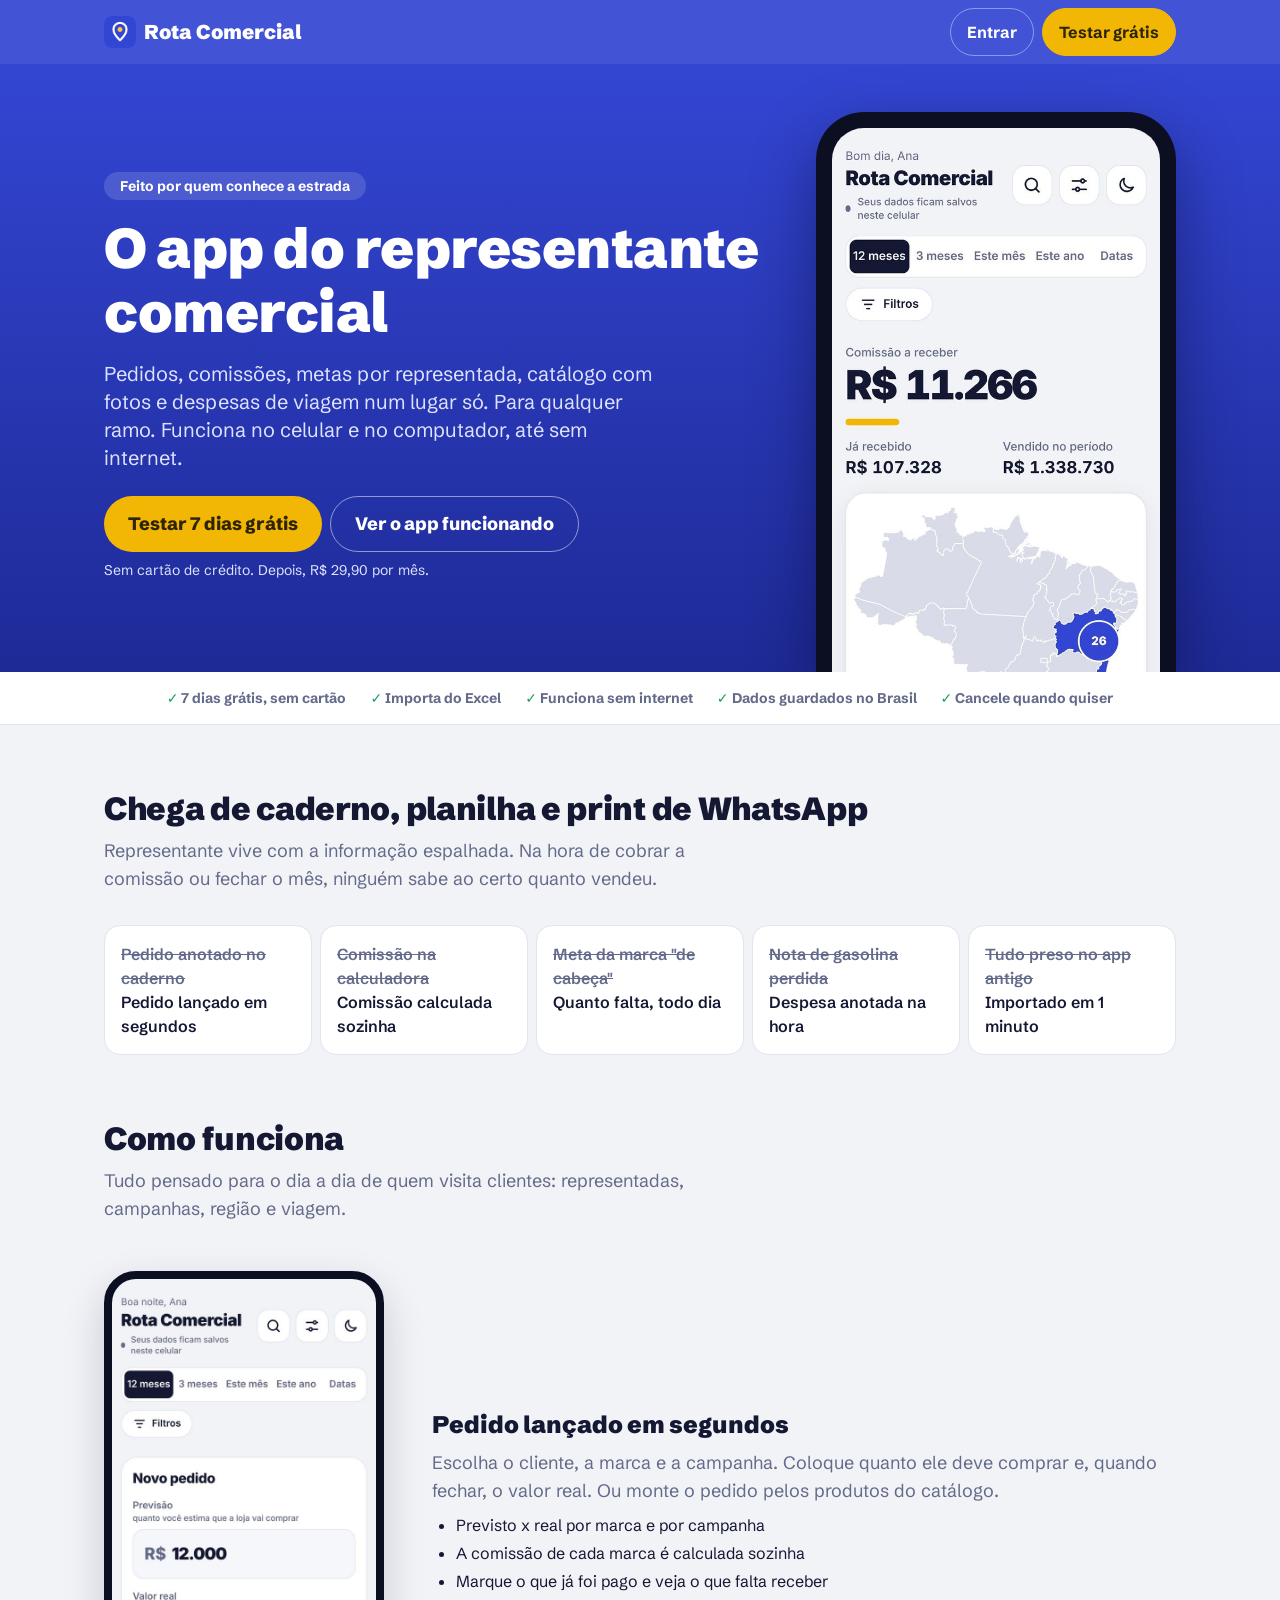
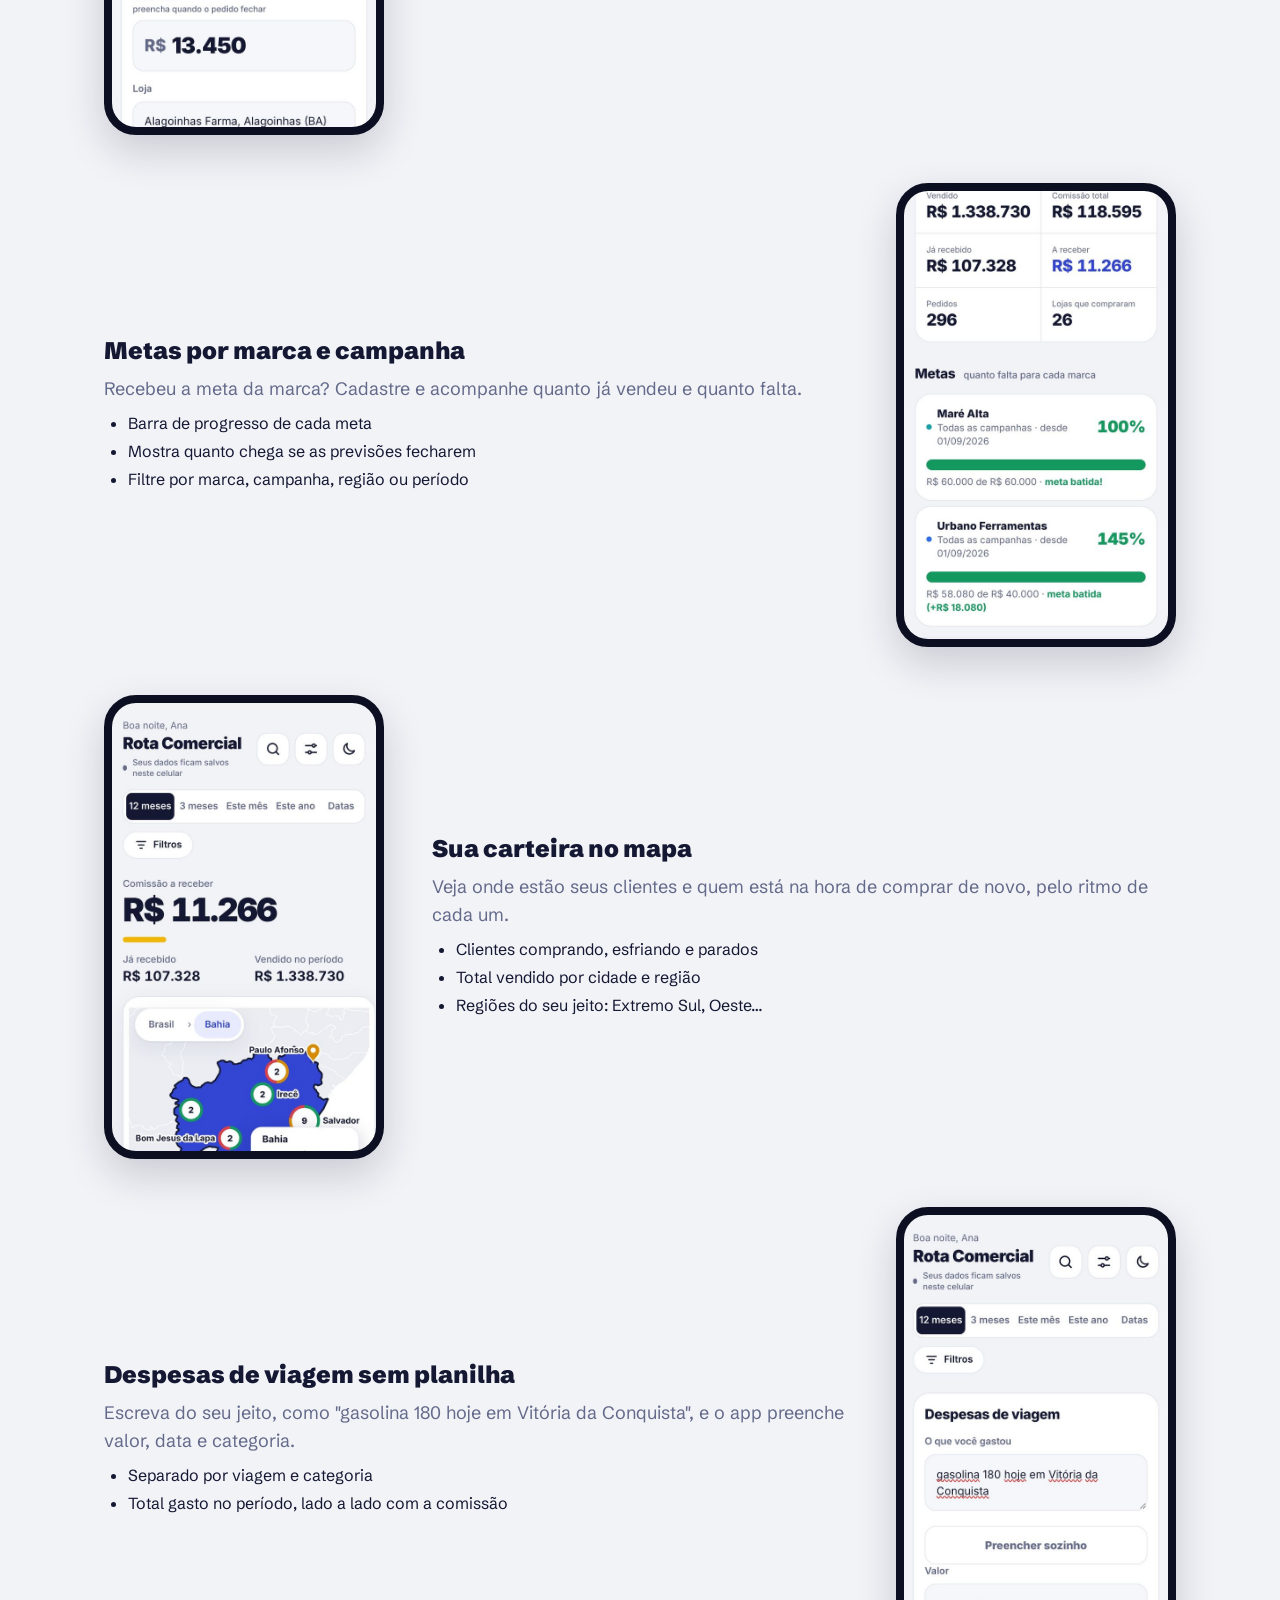
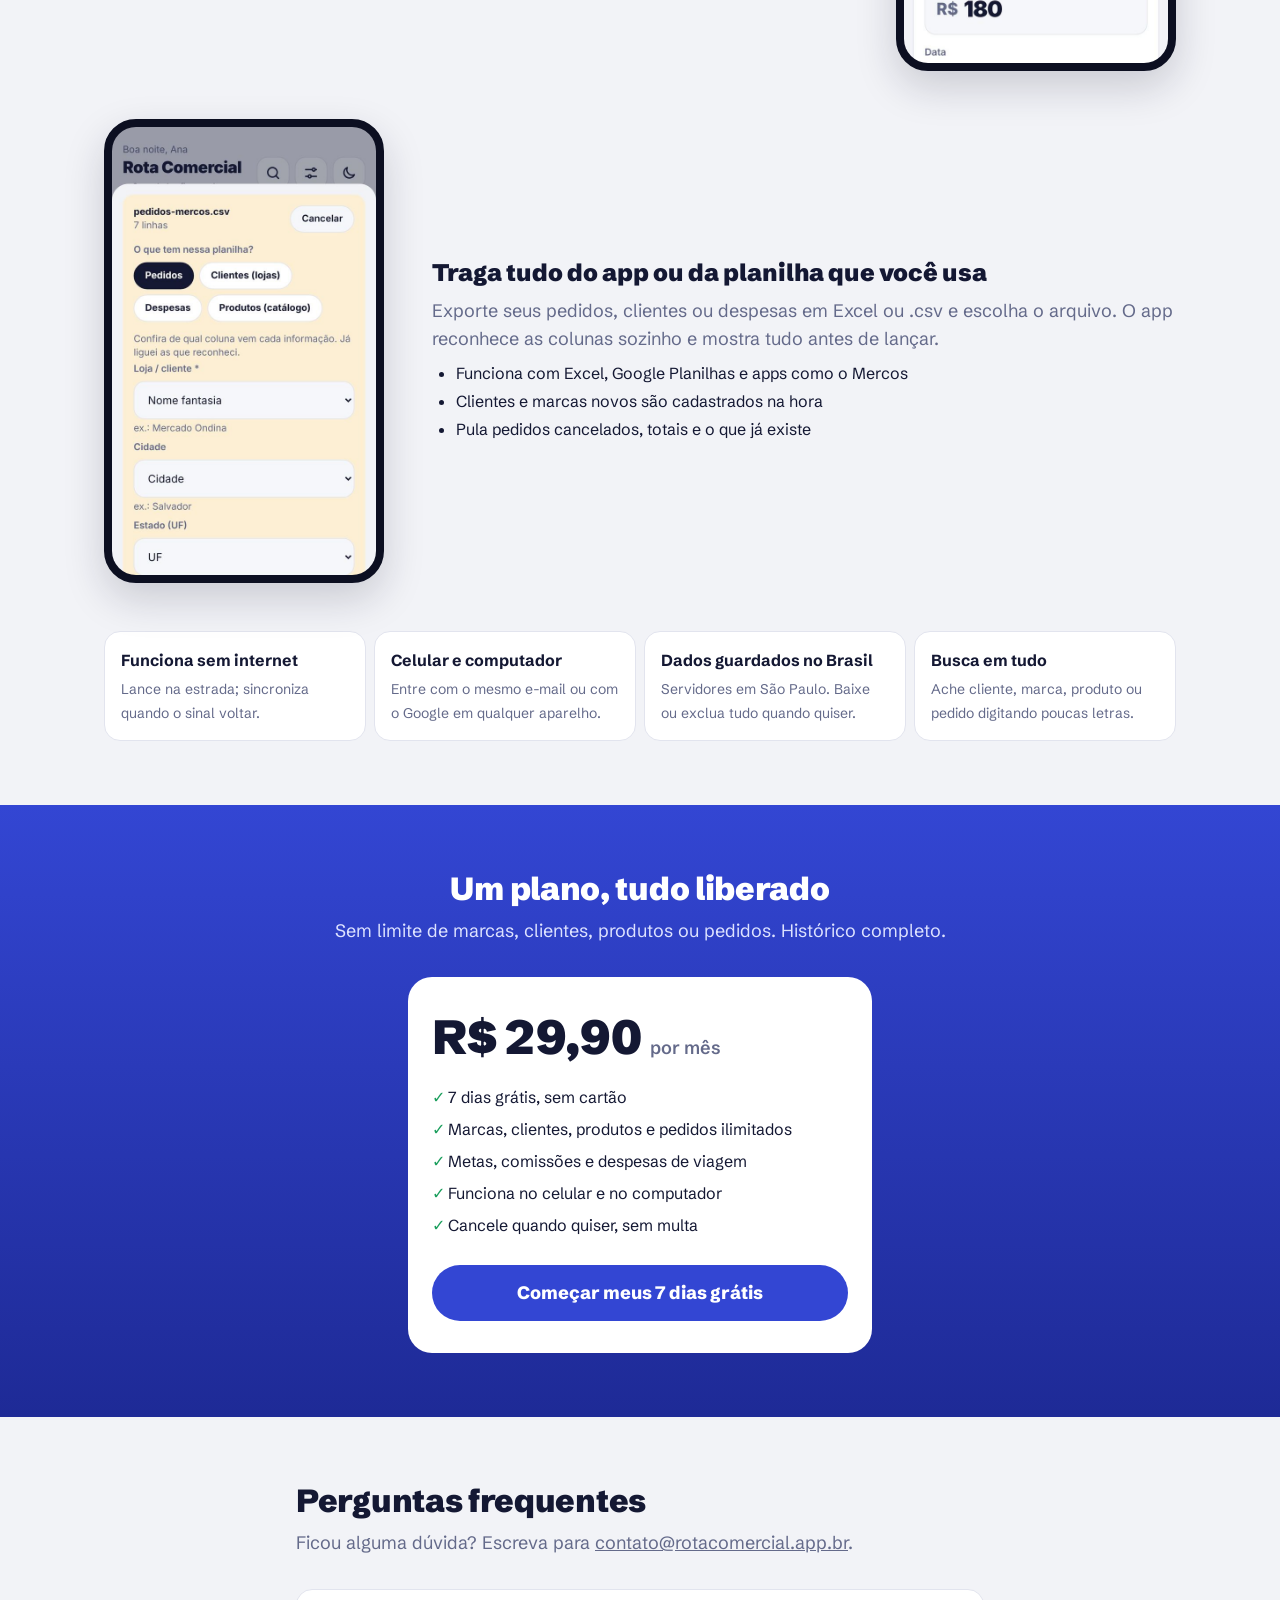
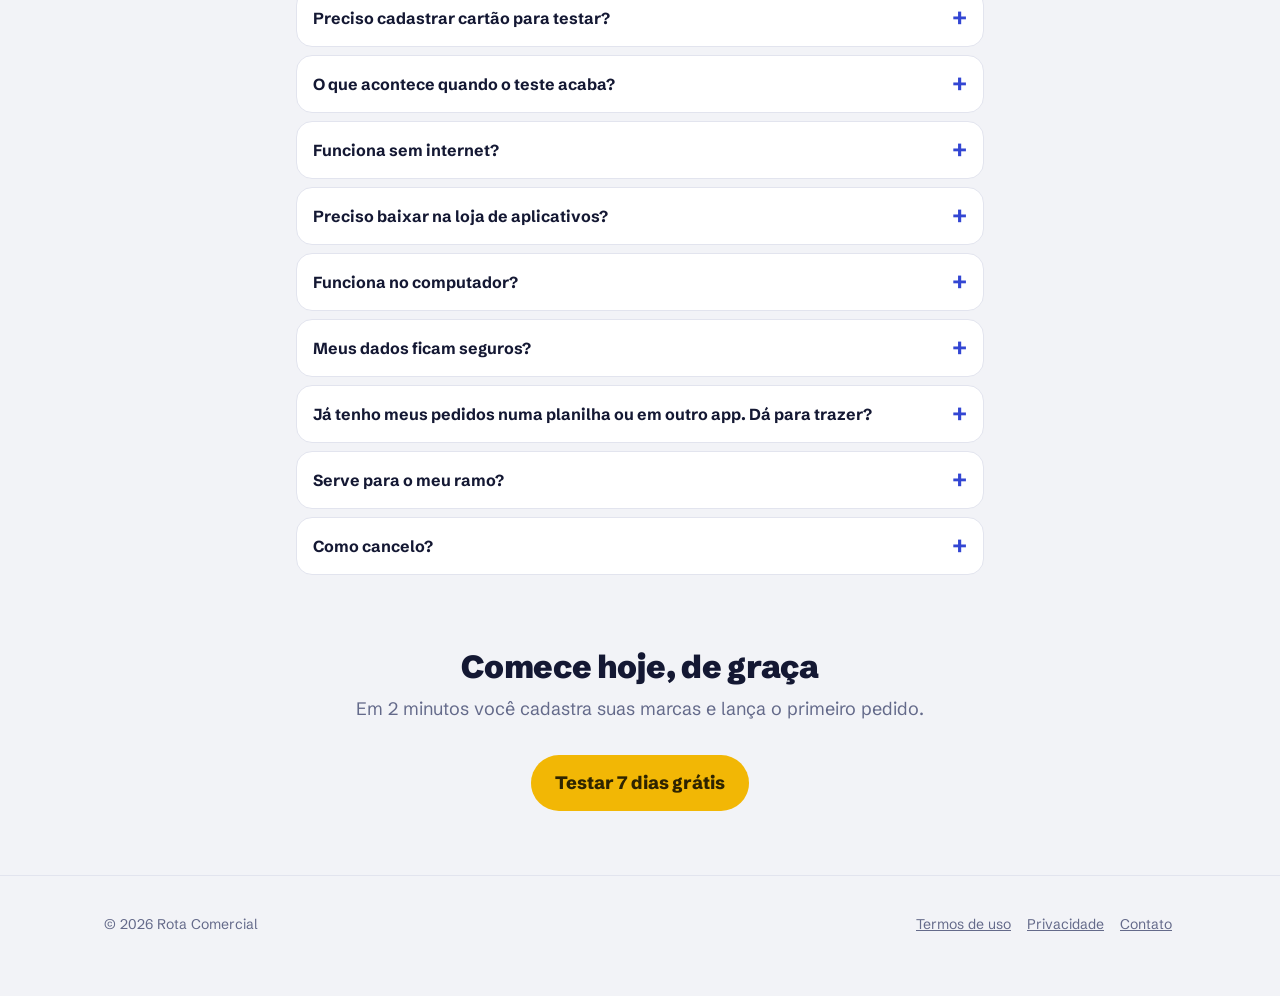
<file: conheca/index.html>
<!DOCTYPE html>
<html lang="pt-BR">
<head>
<meta charset="utf-8">
<meta name="viewport" content="width=device-width,initial-scale=1,viewport-fit=cover">
<title>Rota Comercial · o app do representante comercial</title>
<meta name="description" content="O app do representante comercial de qualquer ramo: pedidos, comissões, metas por marca, catálogo com fotos e despesas de viagem. Teste grátis por 7 dias, sem cartão.">
<meta property="og:title" content="Rota Comercial · o app do representante comercial">
<meta property="og:description" content="Pedidos, comissões, metas, catálogo e despesas de viagem para representantes de qualquer ramo. 7 dias grátis, sem cartão.">
<meta property="og:image" content="https://rotacomercial.app.br/conheca/img/compartilhar.jpg">
<meta property="og:url" content="https://rotacomercial.app.br/conheca/">
<link rel="canonical" href="https://rotacomercial.app.br/conheca/">
<script type="application/ld+json">{"@context": "https://schema.org", "@graph": [{"@type": "Organization", "@id": "https://rotacomercial.app.br/#org", "name": "Rota Comercial", "url": "https://rotacomercial.app.br/", "logo": "https://rotacomercial.app.br/icons/icon-512.png", "email": "contato@rotacomercial.app.br"}, {"@type": "SoftwareApplication", "name": "Rota Comercial", "alternateName": ["Rota Comercial app", "App Rota Comercial"], "url": "https://rotacomercial.app.br/conheca/", "applicationCategory": "BusinessApplication", "operatingSystem": "Web, Android, iOS", "description": "App para representante comercial: pedidos, comissões, metas por marca, catálogo de produtos com fotos, mapa de clientes e despesas de viagem.", "inLanguage": "pt-BR", "publisher": {"@id": "https://rotacomercial.app.br/#org"}, "offers": {"@type": "Offer", "price": "29.90", "priceCurrency": "BRL", "description": "7 dias grátis, depois R$ 29,90 por mês"}}]}</script>
<meta property="og:type" content="website">
<meta property="og:locale" content="pt_BR">
<meta property="og:site_name" content="Rota Comercial">
<meta property="og:image:alt" content="Tela do app Rota Comercial no celular">
<meta name="twitter:card" content="summary_large_image">
<meta name="theme-color" content="#3346D3">
<link rel="icon" type="image/png" sizes="32x32" href="../icons/favicon-32.png">
<link rel="apple-touch-icon" href="../icons/apple-touch-icon.png">
<link rel="preconnect" href="https://fonts.googleapis.com">
<link rel="preconnect" href="https://fonts.gstatic.com" crossorigin>
<link href="https://fonts.googleapis.com/css2?family=Schibsted+Grotesk:wght@400;600;700;800;900&display=swap" rel="stylesheet">
<style>
:root{--azul:#3346D3;--azul2:#1E2A96;--ink:#141833;--muted:#646A8A;--line:#E2E4EE;--bg:#F2F3F7;--soft:#DDE2FF;--amarelo:#F2B705;--amarelo-ink:#2E2400;--ok:#1A9E5C;
  --s1:4px;--s2:8px;--s3:16px;--s4:24px;--s5:32px;--s6:40px;--s7:48px;--s8:64px;--r1:8px;--r2:16px;--r3:24px;--pill:999px}
*{box-sizing:border-box}
@media (prefers-reduced-motion:no-preference){html{scroll-behavior:smooth}}
[id]{scroll-margin-top:80px}
a:focus-visible,button:focus-visible,summary:focus-visible{outline:3px solid var(--amarelo);outline-offset:2px}
.vh{position:absolute;width:1px;height:1px;overflow:hidden;clip:rect(0 0 0 0);white-space:nowrap}
body{margin:0;font-family:'Schibsted Grotesk',system-ui,-apple-system,sans-serif;font-size:16px;line-height:24px;color:var(--ink);background:var(--bg)}
a{color:inherit}
.wrap{max-width:1104px;margin:0 auto;padding:0 var(--s3)}
/* topo */
.topo{position:sticky;top:0;z-index:10;background:rgba(51,70,211,.92);backdrop-filter:blur(8px);-webkit-backdrop-filter:blur(8px);color:#fff}
.topo .wrap{display:flex;align-items:center;justify-content:space-between;min-height:64px}
.marca{display:flex;align-items:center;gap:var(--s2);font-weight:900;font-size:20px;line-height:28px;text-decoration:none}
.marca img{width:32px;height:32px;border-radius:var(--r1)}
.entrar{display:inline-flex;align-items:center;min-height:48px;padding:0 var(--s3);border-radius:var(--pill);font-weight:700;text-decoration:none;border:1px solid rgba(255,255,255,.4)}
.acoes{display:flex;gap:var(--s2)}
.entrar.testar{display:none;background:var(--amarelo);color:var(--amarelo-ink);border-color:var(--amarelo)}
@media (min-width:560px){.entrar.testar{display:inline-flex}}
/* hero */
.hero{background:linear-gradient(180deg,var(--azul),var(--azul2));color:#fff;overflow:hidden}
.hero .wrap{display:grid;gap:var(--s5);padding-top:var(--s7);padding-bottom:0}
.selo{display:inline-block;background:rgba(255,255,255,.14);border-radius:var(--pill);padding:var(--s1) var(--s3);font-size:14px;line-height:20px;font-weight:700;margin:0 0 var(--s3)}
h1{font-size:40px;line-height:48px;font-weight:900;margin:0 0 var(--s3);letter-spacing:-.5px}
.hero p.lead{font-size:20px;line-height:28px;color:var(--soft);margin:0 0 var(--s4);max-width:560px}
.ctas{display:flex;flex-wrap:wrap;gap:var(--s2);align-items:center}
.btn{display:inline-flex;align-items:center;justify-content:center;min-height:56px;padding:0 var(--s4);border-radius:var(--pill);font-weight:800;font-size:18px;line-height:24px;text-decoration:none;border:0;cursor:pointer}
.btn.amarelo{background:var(--amarelo);color:var(--amarelo-ink)}
.btn.vazado{color:#fff;border:1px solid rgba(255,255,255,.5)}
.btn.azul{background:var(--azul);color:#fff}
.miuda{font-size:14px;line-height:20px;color:var(--soft);margin:var(--s2) 0 0}
.celular{justify-self:center;width:280px;background:#0C0F21;border-radius:48px 48px 0 0;padding:16px 16px 0;box-shadow:0 24px 64px rgba(0,0,30,.4)}
.celular{height:480px;overflow:hidden}
.celular img{display:block;width:100%;height:auto;border-radius:32px 32px 0 0}
img{max-width:100%;height:auto}
@media (min-width:880px){
  .hero .wrap{grid-template-columns:1fr 360px;align-items:end;padding-top:var(--s7)}
  .hero .texto{align-self:center;padding-bottom:var(--s5)}
  h1{font-size:56px;line-height:64px}
  .celular{width:360px;height:560px}
}
/* faixa */
.faixa{background:#fff;border-bottom:1px solid var(--line)}
.faixa ul{list-style:none;margin:0;padding:var(--s3) 0;display:flex;flex-wrap:wrap;gap:var(--s2) var(--s4);justify-content:center;font-weight:700;font-size:14px;line-height:20px;color:var(--muted)}
.faixa li::before{content:"✓ ";content:"✓ "/"";color:var(--ok)}
/* seções */
section{padding:var(--s8) 0}
h2{font-size:32px;line-height:40px;font-weight:900;margin:0 0 var(--s2);letter-spacing:-.3px}
.sub{color:var(--muted);font-size:18px;line-height:28px;margin:0 0 var(--s5);max-width:640px}
.dor{display:grid;gap:var(--s2);grid-template-columns:repeat(auto-fit,minmax(200px,1fr));margin-top:var(--s4)}
.dor div{background:#fff;border:1px solid var(--line);border-radius:var(--r2);padding:var(--s3);font-weight:600}
.dor s{color:var(--muted)}
.recurso{display:grid;gap:var(--s4);align-items:center;margin-top:var(--s7)}
.recurso .foto{position:relative;justify-self:center;width:240px;border-radius:32px;border:8px solid #0C0F21;background:#0C0F21;overflow:hidden;box-shadow:0 16px 40px rgba(20,24,51,.18);height:400px}
.recurso .foto img,.recurso .foto video{display:block;width:100%;height:100%;object-fit:cover;object-position:top}
.pausa{position:absolute;right:var(--s2);bottom:var(--s2);width:48px;height:48px;border:0;border-radius:var(--pill);background:rgba(12,15,33,.72);color:#fff;font:700 16px/1 system-ui,sans-serif;cursor:pointer}
.recurso h3{font-size:24px;line-height:32px;font-weight:900;margin:0 0 var(--s2)}
.recurso p{margin:0 0 var(--s2);color:var(--muted);font-size:18px;line-height:28px}
.recurso ul{margin:0;padding-left:var(--s4);color:var(--ink)}
.recurso li{margin-bottom:var(--s1)}
@media (min-width:880px){
  .recurso{grid-template-columns:280px 1fr;gap:var(--s7)}
  .recurso.inv{grid-template-columns:1fr 280px}.recurso.inv .foto{order:2}
  .recurso .foto{width:280px;height:464px}
}
.mais{display:grid;gap:var(--s2);grid-template-columns:repeat(auto-fit,minmax(240px,1fr));margin-top:var(--s7)}
.mais div{background:#fff;border:1px solid var(--line);border-radius:var(--r2);padding:var(--s3)}
.mais b{display:block;margin-bottom:var(--s1)}
.mais span{color:var(--muted);font-size:14px;line-height:20px}
/* preço */
.preco{background:linear-gradient(180deg,var(--azul),var(--azul2));color:#fff;text-align:center}
.preco .sub{color:var(--soft);margin-left:auto;margin-right:auto}
.cartao{background:#fff;color:var(--ink);max-width:464px;margin:0 auto;border-radius:var(--r3);padding:var(--s5) var(--s4);text-align:left}
.valor{font-size:48px;line-height:56px;font-weight:900}
.valor small{font-size:18px;line-height:24px;font-weight:600;color:var(--muted)}
.cartao ul{list-style:none;padding:0;margin:var(--s3) 0 var(--s4)}
.cartao li{padding:var(--s1) 0}
.cartao li::before{content:"✓  ";content:"✓  "/"";color:var(--ok);font-weight:900}
.cartao .btn{width:100%}
/* faq */
details{background:#fff;border:1px solid var(--line);border-radius:var(--r2);margin-bottom:var(--s2)}
summary{cursor:pointer;min-height:56px;display:flex;align-items:center;padding:var(--s2) var(--s3);font-weight:700;list-style:none}
summary::-webkit-details-marker{display:none}
summary::after{content:"+";margin-left:auto;font-size:24px;color:var(--azul);padding-left:var(--s2)}
details[open] summary::after{content:"–"}
details p{margin:0;padding:0 var(--s3) var(--s3);color:var(--muted)}
/* final */
.final{text-align:center}
.final .sub{margin-left:auto;margin-right:auto}
footer{border-top:1px solid var(--line);padding:var(--s4) 0 var(--s7);color:var(--muted);font-size:14px;line-height:20px}
footer .wrap{display:flex;flex-wrap:wrap;gap:var(--s2) var(--s3);justify-content:space-between;align-items:center}
footer nav{display:flex;flex-wrap:wrap;gap:0 var(--s2)}
footer nav a{display:inline-flex;align-items:center;min-height:48px;padding:0 var(--s1)}
</style>
</head>
<body>
<header class="topo"><div class="wrap">
  <a class="marca" href="./"><img src="../icons/icon-192.png" alt="">Rota Comercial</a>
  <nav class="acoes" aria-label="Conta"><a class="entrar" href="../">Entrar</a><a class="entrar testar" href="../?criar=1">Testar grátis</a></nav>
</div></header>

<main>
<div class="hero"><div class="wrap">
  <div class="texto">
    <p class="selo">Feito por quem conhece a estrada</p>
    <h1>O app do representante comercial</h1>
    <p class="lead">Pedidos, comissões, metas por representada, catálogo com fotos e despesas de viagem num lugar só. Para qualquer ramo. Funciona no celular e no computador, até sem internet.</p>
    <div class="ctas">
      <a class="btn amarelo" href="../?criar=1">Testar 7 dias grátis</a>
      <a class="btn vazado" href="../?exemplo=1">Ver o app funcionando</a>
    </div>
    <p class="miuda">Sem cartão de crédito. Depois, R$ 29,90 por mês.</p>
  </div>
  <div class="celular"><img src="img/mapa.jpg" width="600" height="1154" fetchpriority="high" alt="Tela inicial do app com a comissão a receber e o mapa das lojas"></div>
</div></div>

<div class="faixa"><div class="wrap"><ul>
  <li>7 dias grátis, sem cartão</li><li>Importa do Excel</li><li>Funciona sem internet</li><li>Dados guardados no Brasil</li><li>Cancele quando quiser</li>
</ul></div></div>

<section><div class="wrap">
  <h2>Chega de caderno, planilha e print de WhatsApp</h2>
  <p class="sub">Representante vive com a informação espalhada. Na hora de cobrar a comissão ou fechar o mês, ninguém sabe ao certo quanto vendeu.</p>
  <div class="dor">
    <div><s><span class="vh">Antes: </span>Pedido anotado no caderno</s><br><span class="vh">Agora: </span>Pedido lançado em segundos</div>
    <div><s><span class="vh">Antes: </span>Comissão na calculadora</s><br><span class="vh">Agora: </span>Comissão calculada sozinha</div>
    <div><s><span class="vh">Antes: </span>Meta da marca "de cabeça"</s><br><span class="vh">Agora: </span>Quanto falta, todo dia</div>
    <div><s><span class="vh">Antes: </span>Nota de gasolina perdida</s><br><span class="vh">Agora: </span>Despesa anotada na hora</div>
    <div><s><span class="vh">Antes: </span>Tudo preso no app antigo</s><br><span class="vh">Agora: </span>Importado em 1 minuto</div>
  </div>
</div></section>

<section id="como-funciona" style="padding-top:0"><div class="wrap">
  <h2>Como funciona</h2>
  <p class="sub">Tudo pensado para o dia a dia de quem visita clientes: representadas, campanhas, região e viagem.</p>

  <div class="recurso">
    <div class="foto"><video data-src="video/pedido.mp4" poster="img/pedido.jpg" muted loop playsinline preload="none" aria-label="Lançando um pedido com previsão e valor real"></video></div>
    <div><h3>Pedido lançado em segundos</h3>
      <p>Escolha o cliente, a marca e a campanha. Coloque quanto ele deve comprar e, quando fechar, o valor real. Ou monte o pedido pelos produtos do catálogo.</p>
      <ul><li>Previsto x real por marca e por campanha</li><li>A comissão de cada marca é calculada sozinha</li><li>Marque o que já foi pago e veja o que falta receber</li></ul></div>
  </div>

  <div class="recurso inv">
    <div class="foto"><video data-src="video/metas.mp4" poster="img/metas.jpg" muted loop playsinline preload="none" aria-label="Barra da meta da marca enchendo até 100%"></video></div>
    <div><h3>Metas por marca e campanha</h3>
      <p>Recebeu a meta da marca? Cadastre e acompanhe quanto já vendeu e quanto falta.</p>
      <ul><li>Barra de progresso de cada meta</li><li>Mostra quanto chega se as previsões fecharem</li><li>Filtre por marca, campanha, região ou período</li></ul></div>
  </div>

  <div class="recurso">
    <div class="foto"><video data-src="video/mapa-bahia.mp4" poster="img/mapa-bahia.jpg" muted loop playsinline preload="none" aria-label="Tocando na Bahia para ver as lojas no mapa"></video></div>
    <div><h3>Sua carteira no mapa</h3>
      <p>Veja onde estão seus clientes e quem está na hora de comprar de novo, pelo ritmo de cada um.</p>
      <ul><li>Clientes comprando, esfriando e parados</li><li>Total vendido por cidade e região</li><li>Regiões do seu jeito: Extremo Sul, Oeste…</li></ul></div>
  </div>

  <div class="recurso inv">
    <div class="foto"><video data-src="video/despesa.mp4" poster="img/despesa.jpg" muted loop playsinline preload="none" aria-label="Escrevendo uma despesa e o app preenchendo sozinho"></video></div>
    <div><h3>Despesas de viagem sem planilha</h3>
      <p>Escreva do seu jeito, como "gasolina 180 hoje em Vitória da Conquista", e o app preenche valor, data e categoria.</p>
      <ul><li>Separado por viagem e categoria</li><li>Total gasto no período, lado a lado com a comissão</li></ul></div>
  </div>

  <div class="recurso" id="importar">
    <div class="foto"><video data-src="video/importar.mp4" poster="img/importar.jpg" muted loop playsinline preload="none" aria-label="Importando uma planilha de pedidos: o app reconhece as colunas e lança tudo"></video></div>
    <div><h3>Traga tudo do app ou da planilha que você usa</h3>
      <p>Exporte seus pedidos, clientes ou despesas em Excel ou .csv e escolha o arquivo. O app reconhece as colunas sozinho e mostra tudo antes de lançar.</p>
      <ul><li>Funciona com Excel, Google Planilhas e apps como o Mercos</li><li>Clientes e marcas novos são cadastrados na hora</li><li>Pula pedidos cancelados, totais e o que já existe</li></ul></div>
  </div>

  <div class="mais">
    <div><b>Funciona sem internet</b><span>Lance na estrada; sincroniza quando o sinal voltar.</span></div>
    <div><b>Celular e computador</b><span>Entre com o mesmo e-mail ou com o Google em qualquer aparelho.</span></div>
    <div><b>Dados guardados no Brasil</b><span>Servidores em São Paulo. Baixe ou exclua tudo quando quiser.</span></div>
    <div><b>Busca em tudo</b><span>Ache cliente, marca, produto ou pedido digitando poucas letras.</span></div>
  </div>
</div></section>

<section class="preco" id="preco"><div class="wrap">
  <h2>Um plano, tudo liberado</h2>
  <p class="sub">Sem limite de marcas, clientes, produtos ou pedidos. Histórico completo.</p>
  <div class="cartao">
    <div class="valor">R$ 29,90 <small>por mês</small></div>
    <ul><li>7 dias grátis, sem cartão</li><li>Marcas, clientes, produtos e pedidos ilimitados</li><li>Metas, comissões e despesas de viagem</li><li>Funciona no celular e no computador</li><li>Cancele quando quiser, sem multa</li></ul>
    <a class="btn azul" href="../?criar=1">Começar meus 7 dias grátis</a>
  </div>
</div></section>

<section><div class="wrap" style="max-width:720px">
  <h2>Perguntas frequentes</h2>
  <p class="sub">Ficou alguma dúvida? Escreva para <a href="mailto:contato@rotacomercial.app.br">contato@rotacomercial.app.br</a>.</p>
  <details><summary>Preciso cadastrar cartão para testar?</summary><p>Não. Você usa tudo por 7 dias sem cartão. Se gostar, assina depois por PIX.</p></details>
  <details><summary>O que acontece quando o teste acaba?</summary><p>Você continua vendo e baixando todos os seus dados. Só não consegue lançar coisas novas até assinar. Nada é apagado.</p></details>
  <details><summary>Funciona sem internet?</summary><p>Sim. O app guarda tudo no celular e envia para a sua conta quando a internet voltar.</p></details>
  <details><summary>Preciso baixar na loja de aplicativos?</summary><p>Não. Abra rotacomercial.app.br no celular e toque em "Adicionar à tela de início". Ele fica com ícone e abre como um app.</p></details>
  <details><summary>Funciona no computador?</summary><p>Sim. Abra rotacomercial.app.br no Chrome ou no Edge, no Windows ou no Mac, e clique no ícone de instalar na barra de endereço. Ele ganha atalho na área de trabalho e abre numa janela própria. Entrando com o mesmo e-mail, os dados são os mesmos do celular.</p></details>
  <details><summary>Meus dados ficam seguros?</summary><p>Ficam guardados em servidores no Brasil, só você vê, e você pode baixar ou excluir tudo quando quiser. Veja a <a href="../privacidade.html">política de privacidade</a>.</p></details>
  <details><summary>Já tenho meus pedidos numa planilha ou em outro app. Dá para trazer?</summary><p>Dá. Exporte em Excel (.xlsx) ou .csv, ou copie a tabela, e importe em Ajustes. O app reconhece as colunas, cadastra os clientes e marcas novos e não repete o que já existe. O catálogo de produtos também entra por planilha, com as fotos.</p></details>
  <details><summary>Serve para o meu ramo?</summary><p>Serve para qualquer representante comercial: alimentos e bebidas, moda e calçados, materiais de construção, ferramentas, autopeças, cosméticos, farma, agro, papelaria e outros. Marcas, campanhas, regiões e catálogo de produtos você mesmo define.</p></details>
  <details><summary>Como cancelo?</summary><p>É só não renovar ou nos avisar. Não tem multa nem fidelidade.</p></details>
</div></section>

<section class="final" style="padding-top:0"><div class="wrap">
  <h2>Comece hoje, de graça</h2>
  <p class="sub">Em 2 minutos você cadastra suas marcas e lança o primeiro pedido.</p>
  <a class="btn amarelo" href="../?criar=1">Testar 7 dias grátis</a>
</div></section>
</main>

<footer><div class="wrap">
  <span>© 2026 Rota Comercial</span>
  <nav><a href="../termos.html">Termos de uso</a><a href="../privacidade.html">Privacidade</a><a href="mailto:contato@rotacomercial.app.br">Contato</a></nav>
</div></footer>
<script src="conheca.js"></script>
</body>
</html>
</file>
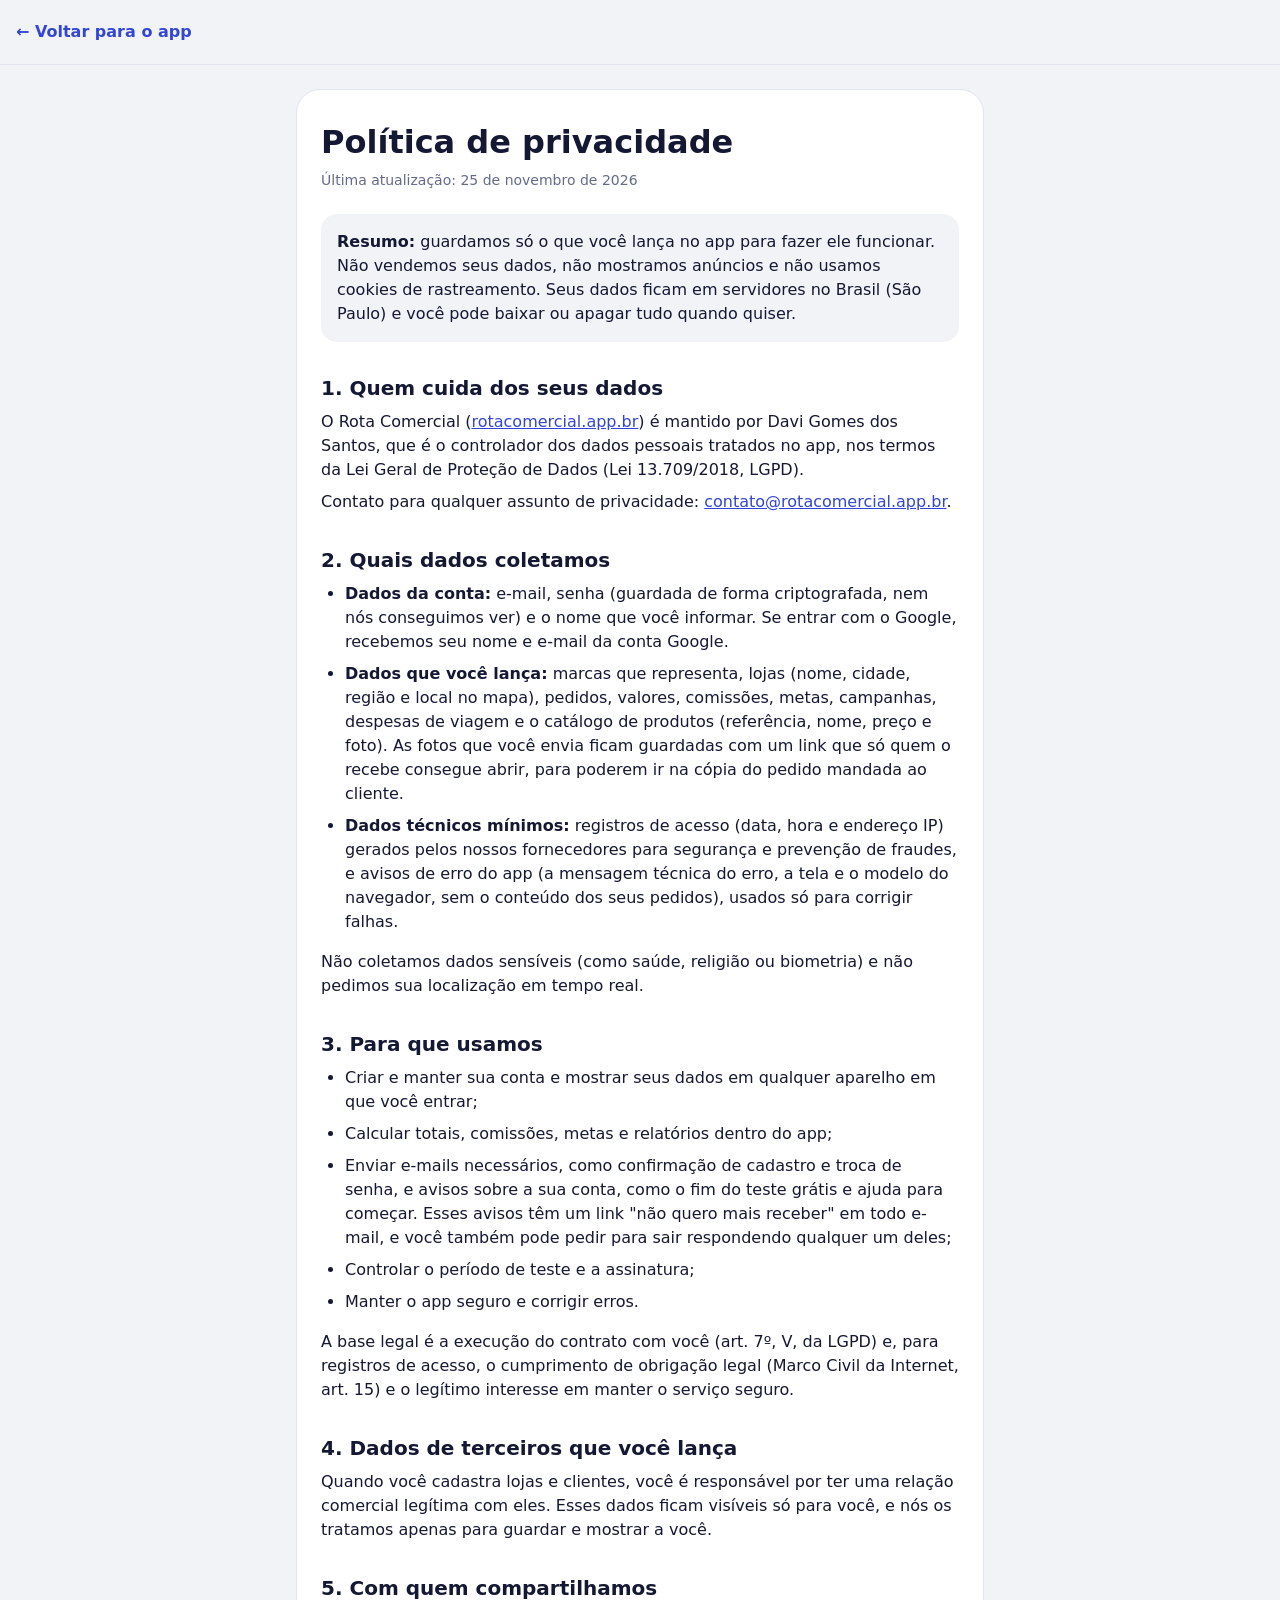
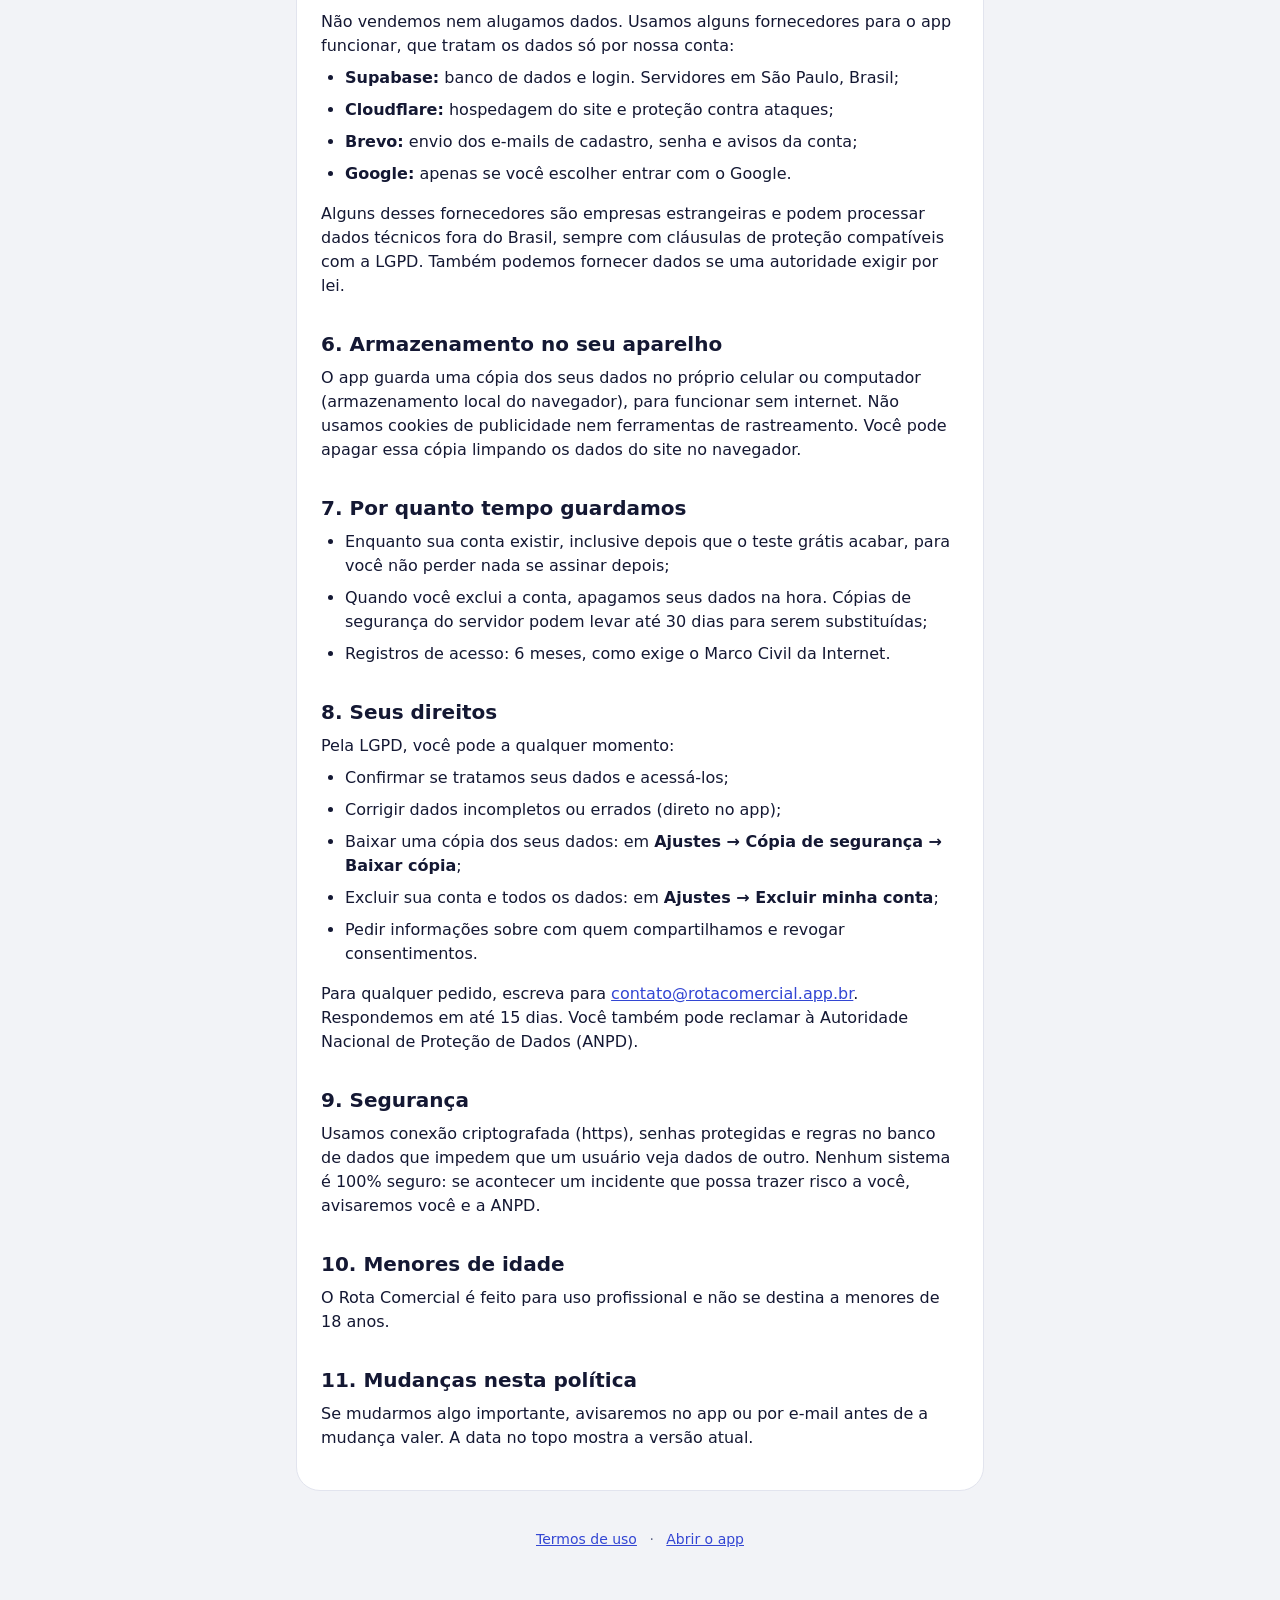
<file: privacidade.html>
<!DOCTYPE html>
<html lang="pt-BR">
<head>
<meta charset="utf-8">
<meta name="viewport" content="width=device-width,initial-scale=1,viewport-fit=cover">
<title>Política de privacidade · Rota Comercial</title>
<link rel="canonical" href="https://rotacomercial.app.br/privacidade.html">
<link rel="icon" type="image/png" sizes="32x32" href="icons/favicon-32.png">
<link rel="stylesheet" href="css/legal.css">
</head>
<body>
<div class="topo"><a href="./">← Voltar para o app</a></div>
<main><div class="card">
<h1>Política de privacidade</h1>
<p class="data">Última atualização: 25 de novembro de 2026</p>

<div class="resumo">
<p><b>Resumo:</b> guardamos só o que você lança no app para fazer ele funcionar. Não vendemos seus dados, não mostramos anúncios e não usamos cookies de rastreamento. Seus dados ficam em servidores no Brasil (São Paulo) e você pode baixar ou apagar tudo quando quiser.</p>
</div>

<h2>1. Quem cuida dos seus dados</h2>
<p>O Rota Comercial (<a href="https://rotacomercial.app.br">rotacomercial.app.br</a>) é mantido por Davi Gomes dos Santos, que é o controlador dos dados pessoais tratados no app, nos termos da Lei Geral de Proteção de Dados (Lei 13.709/2018, LGPD).</p>
<p>Contato para qualquer assunto de privacidade: <a href="mailto:contato@rotacomercial.app.br">contato@rotacomercial.app.br</a>.</p>

<h2>2. Quais dados coletamos</h2>
<ul>
<li><b>Dados da conta:</b> e-mail, senha (guardada de forma criptografada, nem nós conseguimos ver) e o nome que você informar. Se entrar com o Google, recebemos seu nome e e-mail da conta Google.</li>
<li><b>Dados que você lança:</b> marcas que representa, lojas (nome, cidade, região e local no mapa), pedidos, valores, comissões, metas, campanhas, despesas de viagem e o catálogo de produtos (referência, nome, preço e foto). As fotos que você envia ficam guardadas com um link que só quem o recebe consegue abrir, para poderem ir na cópia do pedido mandada ao cliente.</li>
<li><b>Dados técnicos mínimos:</b> registros de acesso (data, hora e endereço IP) gerados pelos nossos fornecedores para segurança e prevenção de fraudes, e avisos de erro do app (a mensagem técnica do erro, a tela e o modelo do navegador, sem o conteúdo dos seus pedidos), usados só para corrigir falhas.</li>
</ul>
<p>Não coletamos dados sensíveis (como saúde, religião ou biometria) e não pedimos sua localização em tempo real.</p>

<h2>3. Para que usamos</h2>
<ul>
<li>Criar e manter sua conta e mostrar seus dados em qualquer aparelho em que você entrar;</li>
<li>Calcular totais, comissões, metas e relatórios dentro do app;</li>
<li>Enviar e-mails necessários, como confirmação de cadastro e troca de senha, e avisos sobre a sua conta, como o fim do teste grátis e ajuda para começar. Esses avisos têm um link "não quero mais receber" em todo e-mail, e você também pode pedir para sair respondendo qualquer um deles;</li>
<li>Controlar o período de teste e a assinatura;</li>
<li>Manter o app seguro e corrigir erros.</li>
</ul>
<p>A base legal é a execução do contrato com você (art. 7º, V, da LGPD) e, para registros de acesso, o cumprimento de obrigação legal (Marco Civil da Internet, art. 15) e o legítimo interesse em manter o serviço seguro.</p>

<h2>4. Dados de terceiros que você lança</h2>
<p>Quando você cadastra lojas e clientes, você é responsável por ter uma relação comercial legítima com eles. Esses dados ficam visíveis só para você, e nós os tratamos apenas para guardar e mostrar a você.</p>

<h2>5. Com quem compartilhamos</h2>
<p>Não vendemos nem alugamos dados. Usamos alguns fornecedores para o app funcionar, que tratam os dados só por nossa conta:</p>
<ul>
<li><b>Supabase:</b> banco de dados e login. Servidores em São Paulo, Brasil;</li>
<li><b>Cloudflare:</b> hospedagem do site e proteção contra ataques;</li>
<li><b>Brevo:</b> envio dos e-mails de cadastro, senha e avisos da conta;</li>
<li><b>Google:</b> apenas se você escolher entrar com o Google.</li>
</ul>
<p>Alguns desses fornecedores são empresas estrangeiras e podem processar dados técnicos fora do Brasil, sempre com cláusulas de proteção compatíveis com a LGPD. Também podemos fornecer dados se uma autoridade exigir por lei.</p>

<h2>6. Armazenamento no seu aparelho</h2>
<p>O app guarda uma cópia dos seus dados no próprio celular ou computador (armazenamento local do navegador), para funcionar sem internet. Não usamos cookies de publicidade nem ferramentas de rastreamento. Você pode apagar essa cópia limpando os dados do site no navegador.</p>

<h2>7. Por quanto tempo guardamos</h2>
<ul>
<li>Enquanto sua conta existir, inclusive depois que o teste grátis acabar, para você não perder nada se assinar depois;</li>
<li>Quando você exclui a conta, apagamos seus dados na hora. Cópias de segurança do servidor podem levar até 30 dias para serem substituídas;</li>
<li>Registros de acesso: 6 meses, como exige o Marco Civil da Internet.</li>
</ul>

<h2>8. Seus direitos</h2>
<p>Pela LGPD, você pode a qualquer momento:</p>
<ul>
<li>Confirmar se tratamos seus dados e acessá-los;</li>
<li>Corrigir dados incompletos ou errados (direto no app);</li>
<li>Baixar uma cópia dos seus dados: em <b>Ajustes → Cópia de segurança → Baixar cópia</b>;</li>
<li>Excluir sua conta e todos os dados: em <b>Ajustes → Excluir minha conta</b>;</li>
<li>Pedir informações sobre com quem compartilhamos e revogar consentimentos.</li>
</ul>
<p>Para qualquer pedido, escreva para <a href="mailto:contato@rotacomercial.app.br">contato@rotacomercial.app.br</a>. Respondemos em até 15 dias. Você também pode reclamar à Autoridade Nacional de Proteção de Dados (ANPD).</p>

<h2>9. Segurança</h2>
<p>Usamos conexão criptografada (https), senhas protegidas e regras no banco de dados que impedem que um usuário veja dados de outro. Nenhum sistema é 100% seguro: se acontecer um incidente que possa trazer risco a você, avisaremos você e a ANPD.</p>

<h2>10. Menores de idade</h2>
<p>O Rota Comercial é feito para uso profissional e não se destina a menores de 18 anos.</p>

<h2>11. Mudanças nesta política</h2>
<p>Se mudarmos algo importante, avisaremos no app ou por e-mail antes de a mudança valer. A data no topo mostra a versão atual.</p>
</div>
<footer><a href="termos.html">Termos de uso</a> · <a href="./">Abrir o app</a></footer>
</main>
</body>
</html>
</file>
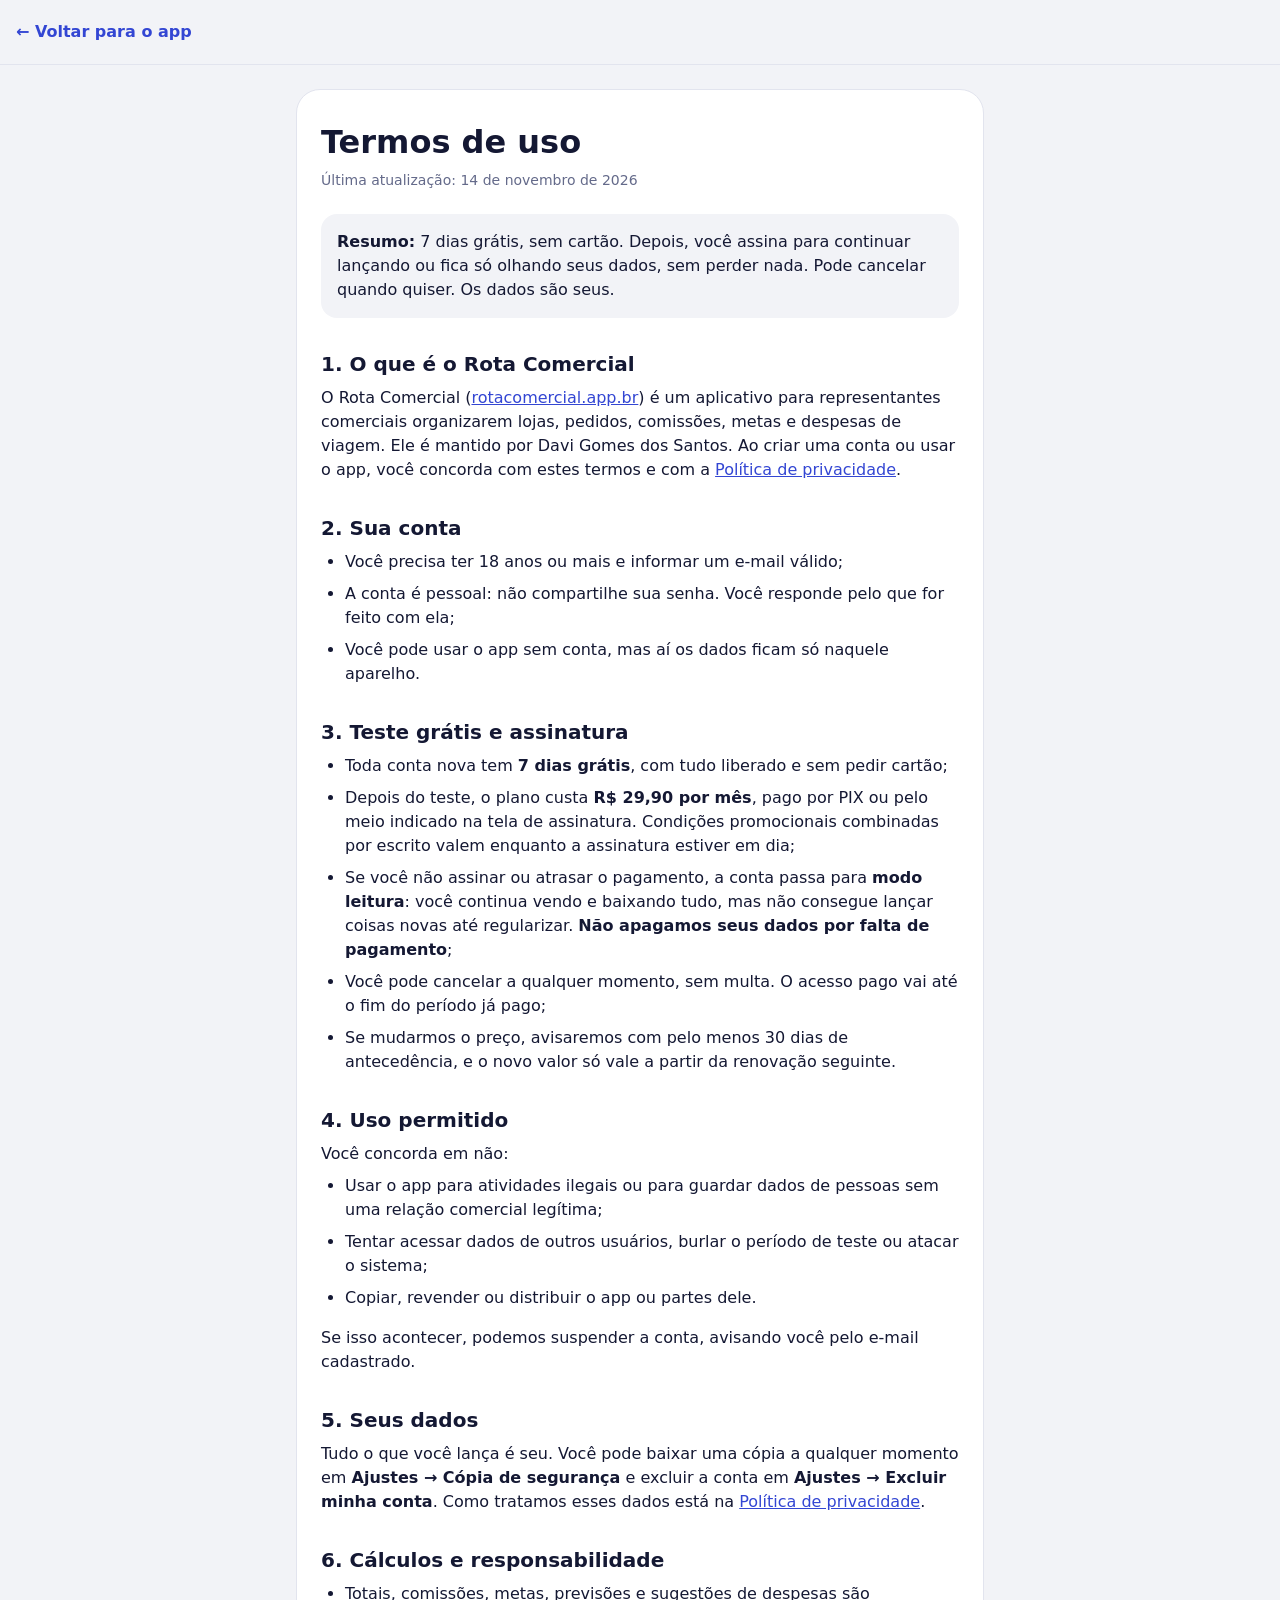
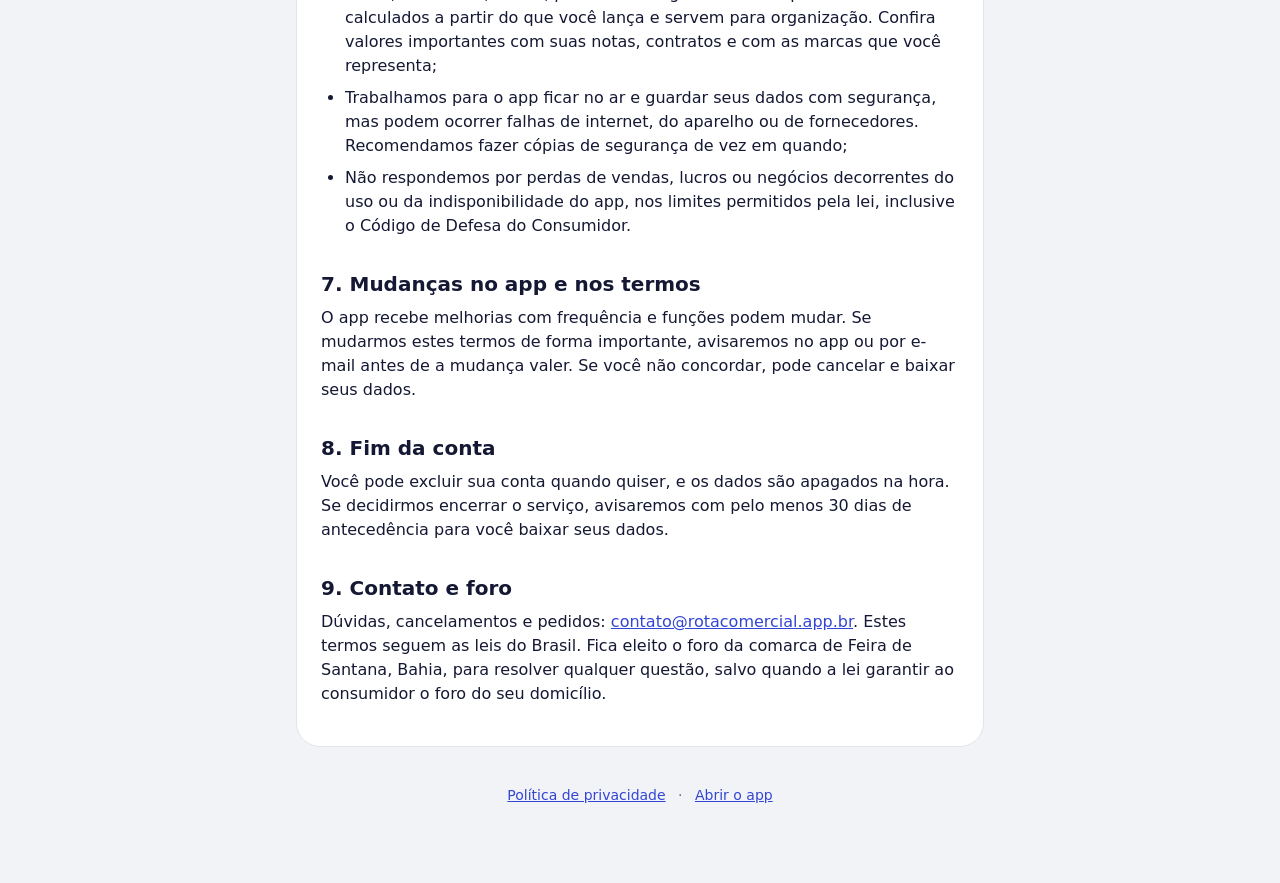
<file: termos.html>
<!DOCTYPE html>
<html lang="pt-BR">
<head>
<meta charset="utf-8">
<meta name="viewport" content="width=device-width,initial-scale=1,viewport-fit=cover">
<title>Termos de uso · Rota Comercial</title>
<link rel="canonical" href="https://rotacomercial.app.br/termos.html">
<link rel="icon" type="image/png" sizes="32x32" href="icons/favicon-32.png">
<link rel="stylesheet" href="css/legal.css">
</head>
<body>
<div class="topo"><a href="./">← Voltar para o app</a></div>
<main><div class="card">
<h1>Termos de uso</h1>
<p class="data">Última atualização: 14 de novembro de 2026</p>

<div class="resumo">
<p><b>Resumo:</b> 7 dias grátis, sem cartão. Depois, você assina para continuar lançando ou fica só olhando seus dados, sem perder nada. Pode cancelar quando quiser. Os dados são seus.</p>
</div>

<h2>1. O que é o Rota Comercial</h2>
<p>O Rota Comercial (<a href="https://rotacomercial.app.br">rotacomercial.app.br</a>) é um aplicativo para representantes comerciais organizarem lojas, pedidos, comissões, metas e despesas de viagem. Ele é mantido por Davi Gomes dos Santos. Ao criar uma conta ou usar o app, você concorda com estes termos e com a <a href="privacidade.html">Política de privacidade</a>.</p>

<h2>2. Sua conta</h2>
<ul>
<li>Você precisa ter 18 anos ou mais e informar um e-mail válido;</li>
<li>A conta é pessoal: não compartilhe sua senha. Você responde pelo que for feito com ela;</li>
<li>Você pode usar o app sem conta, mas aí os dados ficam só naquele aparelho.</li>
</ul>

<h2>3. Teste grátis e assinatura</h2>
<ul>
<li>Toda conta nova tem <b>7 dias grátis</b>, com tudo liberado e sem pedir cartão;</li>
<li>Depois do teste, o plano custa <b>R$ 29,90 por mês</b>, pago por PIX ou pelo meio indicado na tela de assinatura. Condições promocionais combinadas por escrito valem enquanto a assinatura estiver em dia;</li>
<li>Se você não assinar ou atrasar o pagamento, a conta passa para <b>modo leitura</b>: você continua vendo e baixando tudo, mas não consegue lançar coisas novas até regularizar. <b>Não apagamos seus dados por falta de pagamento</b>;</li>
<li>Você pode cancelar a qualquer momento, sem multa. O acesso pago vai até o fim do período já pago;</li>
<li>Se mudarmos o preço, avisaremos com pelo menos 30 dias de antecedência, e o novo valor só vale a partir da renovação seguinte.</li>
</ul>

<h2>4. Uso permitido</h2>
<p>Você concorda em não:</p>
<ul>
<li>Usar o app para atividades ilegais ou para guardar dados de pessoas sem uma relação comercial legítima;</li>
<li>Tentar acessar dados de outros usuários, burlar o período de teste ou atacar o sistema;</li>
<li>Copiar, revender ou distribuir o app ou partes dele.</li>
</ul>
<p>Se isso acontecer, podemos suspender a conta, avisando você pelo e-mail cadastrado.</p>

<h2>5. Seus dados</h2>
<p>Tudo o que você lança é seu. Você pode baixar uma cópia a qualquer momento em <b>Ajustes → Cópia de segurança</b> e excluir a conta em <b>Ajustes → Excluir minha conta</b>. Como tratamos esses dados está na <a href="privacidade.html">Política de privacidade</a>.</p>

<h2>6. Cálculos e responsabilidade</h2>
<ul>
<li>Totais, comissões, metas, previsões e sugestões de despesas são calculados a partir do que você lança e servem para organização. Confira valores importantes com suas notas, contratos e com as marcas que você representa;</li>
<li>Trabalhamos para o app ficar no ar e guardar seus dados com segurança, mas podem ocorrer falhas de internet, do aparelho ou de fornecedores. Recomendamos fazer cópias de segurança de vez em quando;</li>
<li>Não respondemos por perdas de vendas, lucros ou negócios decorrentes do uso ou da indisponibilidade do app, nos limites permitidos pela lei, inclusive o Código de Defesa do Consumidor.</li>
</ul>

<h2>7. Mudanças no app e nos termos</h2>
<p>O app recebe melhorias com frequência e funções podem mudar. Se mudarmos estes termos de forma importante, avisaremos no app ou por e-mail antes de a mudança valer. Se você não concordar, pode cancelar e baixar seus dados.</p>

<h2>8. Fim da conta</h2>
<p>Você pode excluir sua conta quando quiser, e os dados são apagados na hora. Se decidirmos encerrar o serviço, avisaremos com pelo menos 30 dias de antecedência para você baixar seus dados.</p>

<h2>9. Contato e foro</h2>
<p>Dúvidas, cancelamentos e pedidos: <a href="mailto:contato@rotacomercial.app.br">contato@rotacomercial.app.br</a>. Estes termos seguem as leis do Brasil. Fica eleito o foro da comarca de Feira de Santana, Bahia, para resolver qualquer questão, salvo quando a lei garantir ao consumidor o foro do seu domicílio.</p>
</div>
<footer><a href="privacidade.html">Política de privacidade</a> · <a href="./">Abrir o app</a></footer>
</main>
</body>
</html>
</file>
<file: css/legal.css>
:root{--bg:#F2F3F7;--surface:#fff;--ink:#141833;--muted:#646A8A;--line:#E2E4EE;--primary:#3346D3;--s1:4px;--s2:8px;--s3:16px;--s4:24px;--s5:32px;--s6:40px;--s7:48px;--s8:64px;--r2:16px;--r3:24px}
@media (prefers-color-scheme:dark){:root{--bg:#0C0F21;--surface:#151933;--ink:#EDEFFA;--muted:#959BBE;--line:#262C51;--primary:#8492FF}}
*{box-sizing:border-box}
body{margin:0;font-family:'Schibsted Grotesk',system-ui,-apple-system,sans-serif;font-size:16px;line-height:24px;background:var(--bg);color:var(--ink)}
.topo{position:sticky;top:0;background:var(--bg);border-bottom:1px solid var(--line);padding:var(--s2) var(--s3);padding-top:max(var(--s2),env(safe-area-inset-top))}
.topo a{display:inline-flex;align-items:center;gap:var(--s2);min-height:48px;color:var(--primary);font-weight:700;text-decoration:none}
main{max-width:720px;margin:0 auto;padding:var(--s4) var(--s3) var(--s8)}
.card{background:var(--surface);border:1px solid var(--line);border-radius:var(--r3);padding:var(--s5) var(--s4)}
h1{font-size:32px;line-height:40px;margin:0 0 var(--s2);font-weight:900}
.data{color:var(--muted);font-size:14px;line-height:20px;margin:0 0 var(--s4)}
h2{font-size:20px;line-height:28px;margin:var(--s5) 0 var(--s2);font-weight:800}
p,li{margin:0 0 var(--s2)}
ul{padding-left:var(--s4);margin:0 0 var(--s3)}
a{color:var(--primary)}
.resumo{background:var(--bg);border-radius:var(--r2);padding:var(--s3);margin:0 0 var(--s3)}
.resumo p:last-child{margin:0}
footer{text-align:center;color:var(--muted);font-size:14px;line-height:20px;margin-top:var(--s4)}
footer a{display:inline-block;min-height:48px;line-height:48px;padding:0 var(--s2)}
</file>
